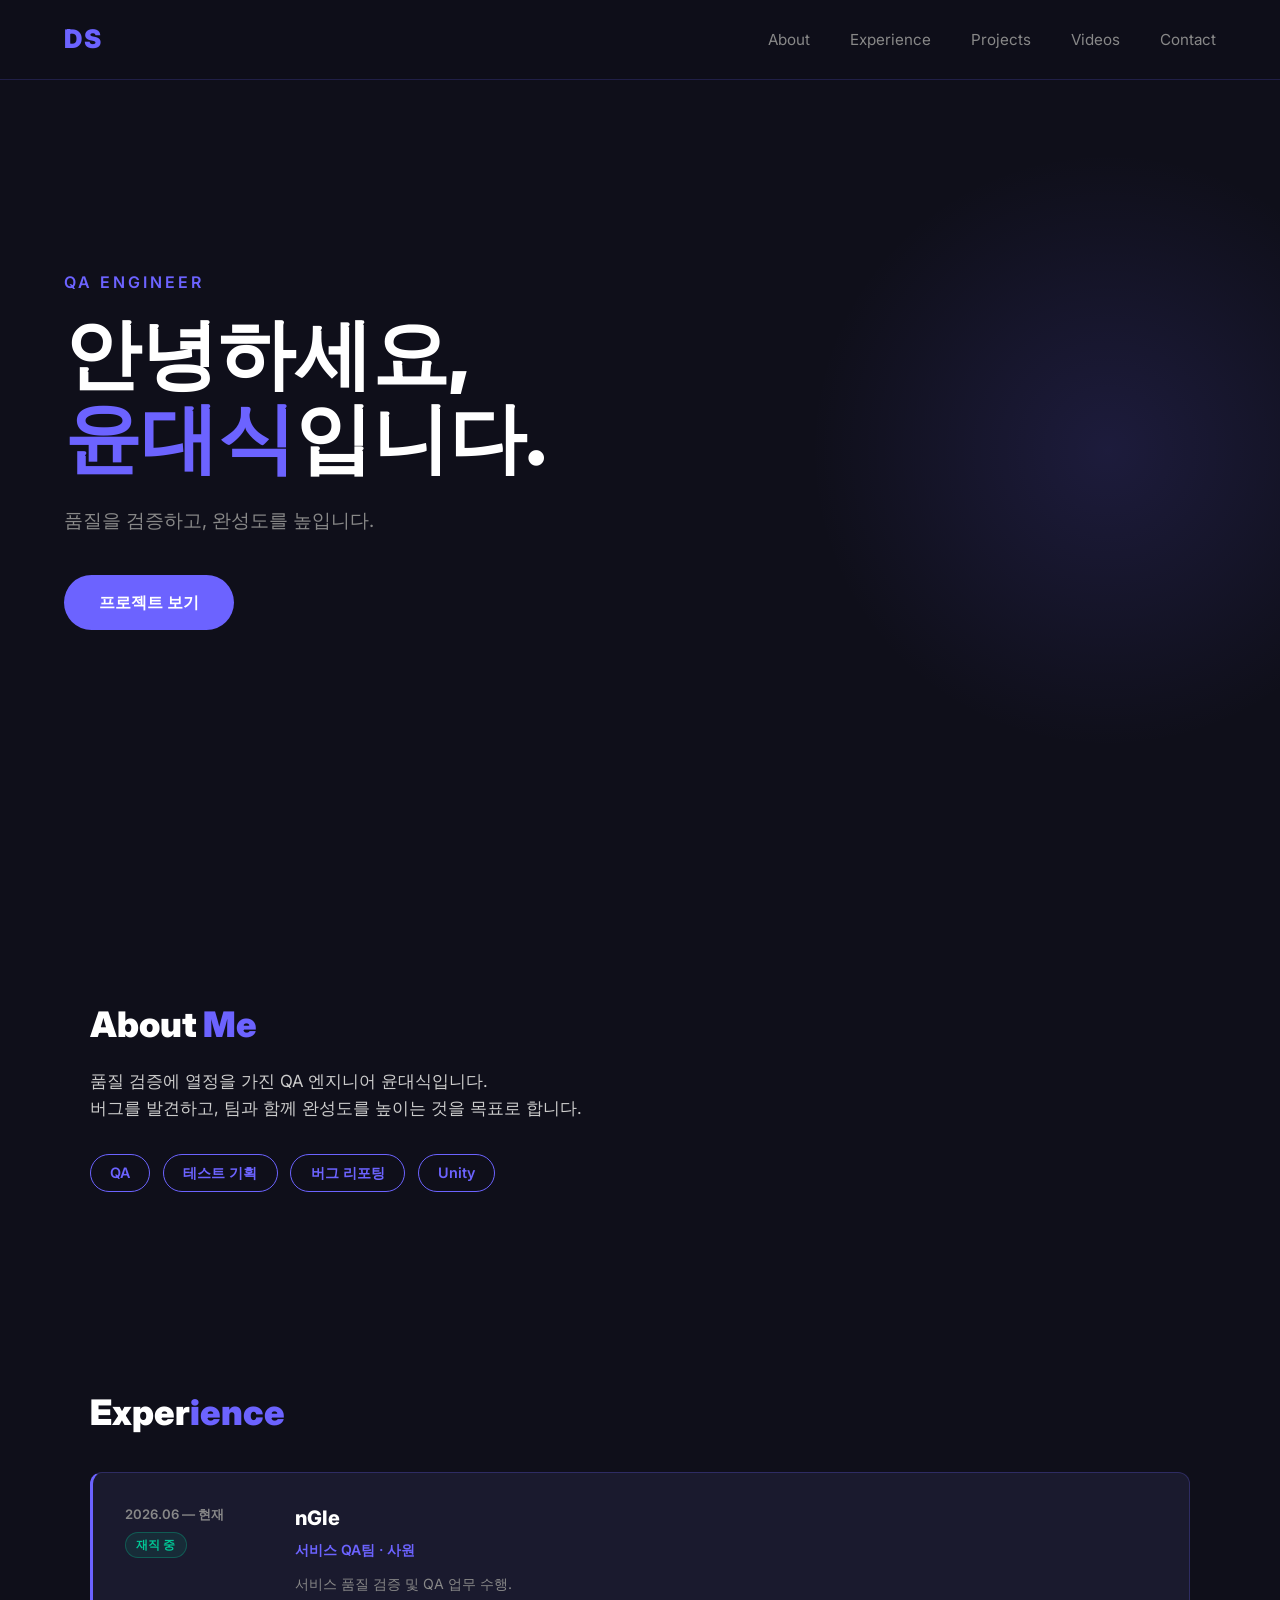
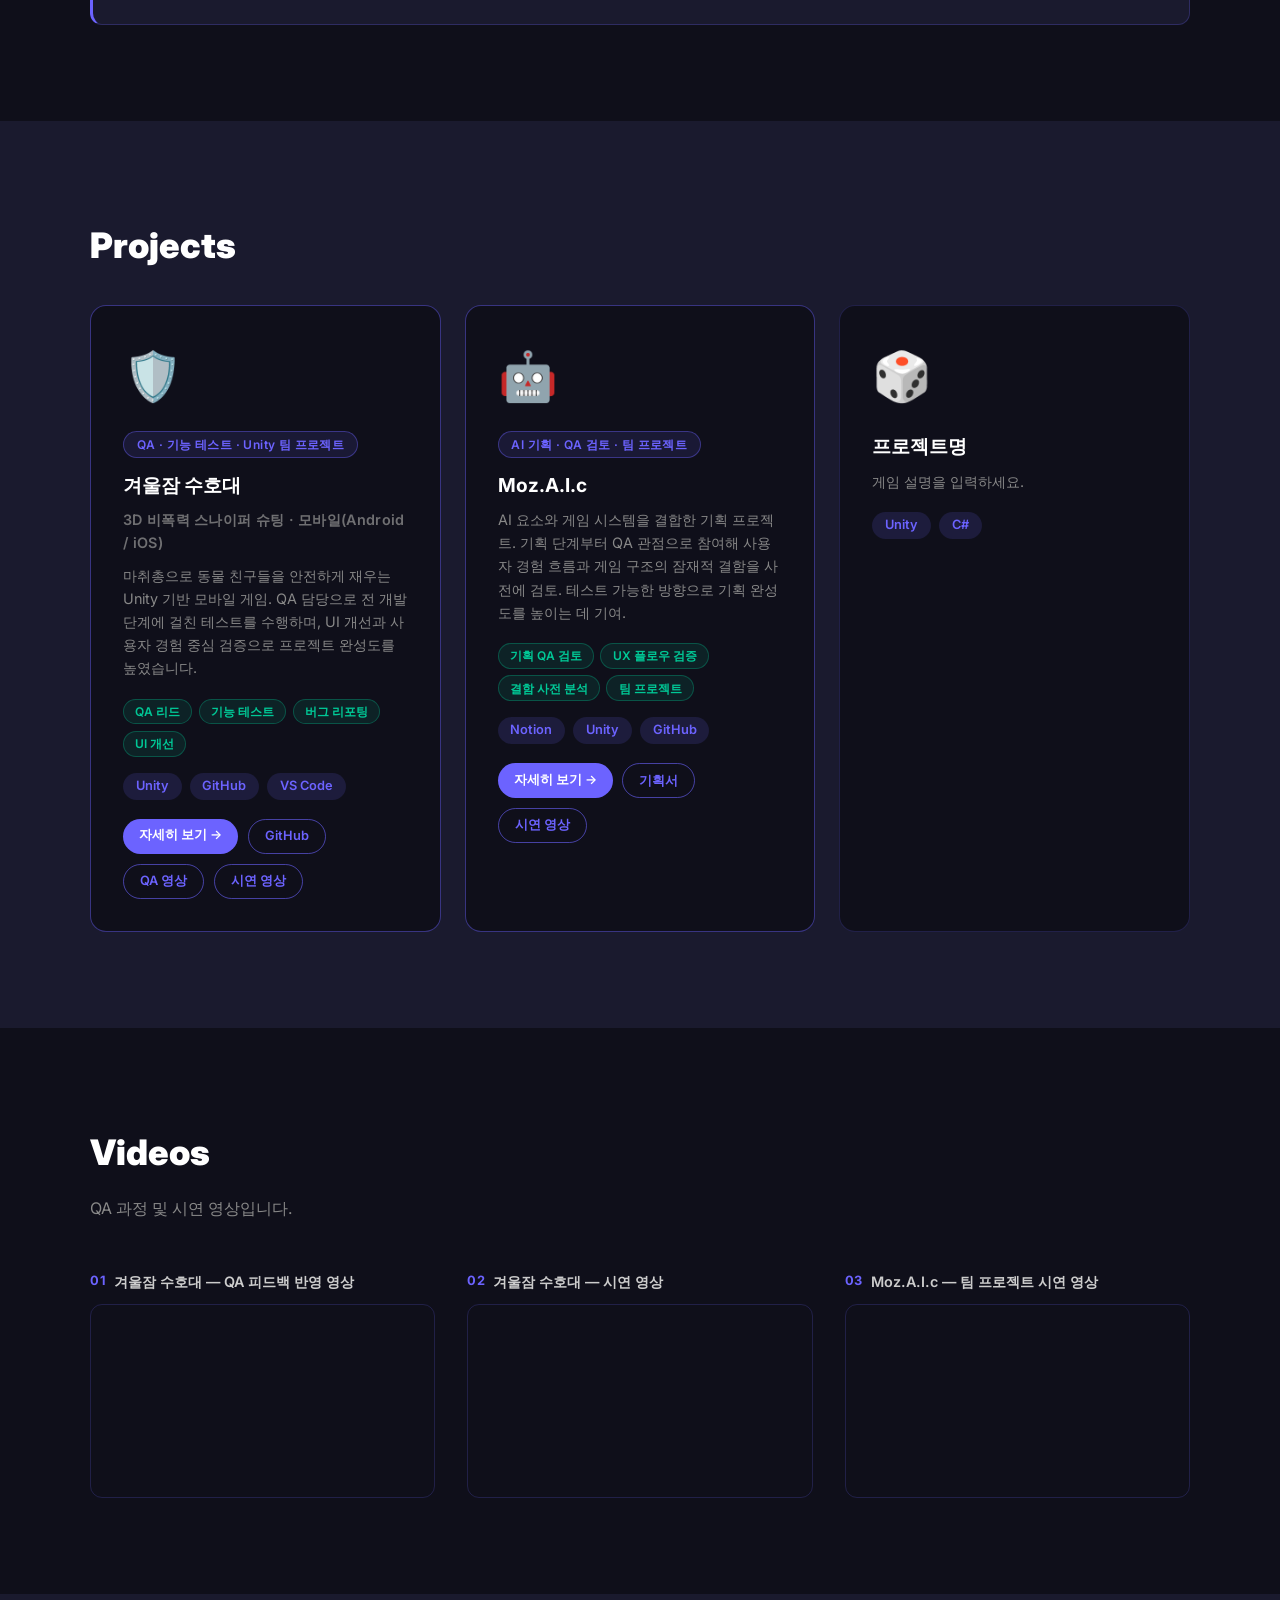
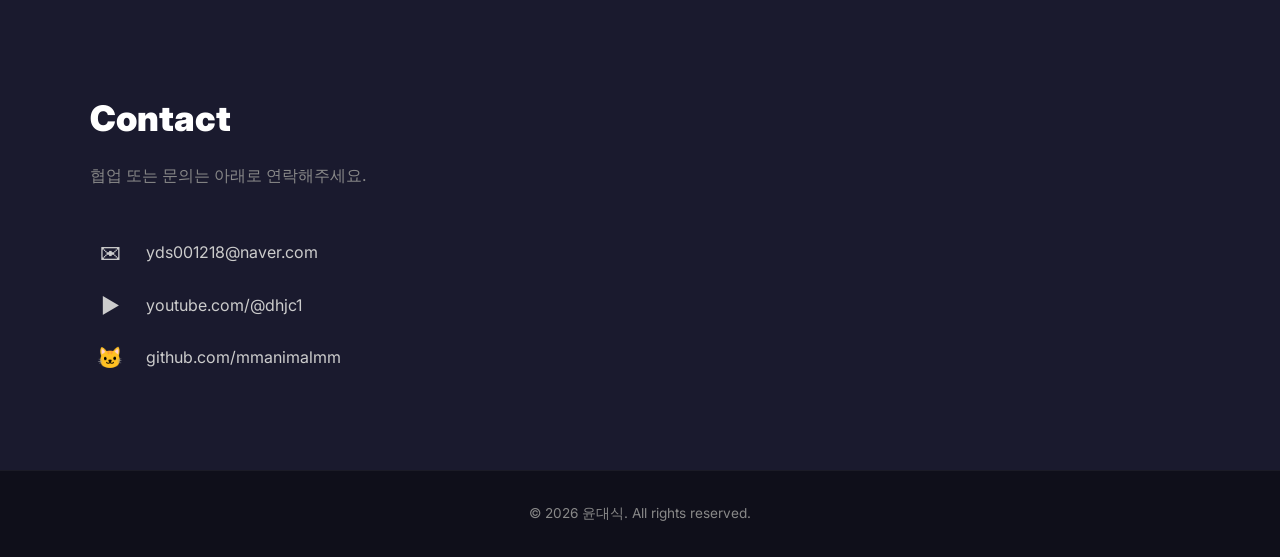
<file: index.html>
<!DOCTYPE html>
<html lang="ko">
<head>
  <meta charset="UTF-8" />
  <meta name="viewport" content="width=device-width, initial-scale=1.0" />
  <title>DS QA Portfolio</title>
  <link rel="stylesheet" href="style.css" />
  <link href="https://fonts.googleapis.com/css2?family=Inter:wght@300;400;600;700;900&display=swap" rel="stylesheet" />
</head>
<body>

  <!-- Navigation -->
  <nav class="navbar">
    <div class="nav-logo">DS</div>
    <ul class="nav-links">
      <li><a href="#about">About</a></li>
      <li><a href="#experience">Experience</a></li>
      <li><a href="#projects">Projects</a></li>
      <li><a href="#videos">Videos</a></li>
      <li><a href="#contact">Contact</a></li>
    </ul>
  </nav>

  <!-- Hero -->
  <section class="hero" id="home">
    <div class="hero-content">
      <p class="hero-sub">QA Engineer</p>
      <h1 class="hero-title">안녕하세요,<br /><span>윤대식</span>입니다.</h1>
      <p class="hero-desc">품질을 검증하고, 완성도를 높입니다.</p>
      <a href="#projects" class="btn-primary">프로젝트 보기</a>
    </div>
    <div class="hero-bg-circle"></div>
  </section>

  <!-- About -->
  <section class="section" id="about">
    <div class="container">
      <h2 class="section-title">About <span>Me</span></h2>
      <div class="about-content">
        <div class="about-text">
          <p>품질 검증에 열정을 가진 QA 엔지니어 윤대식입니다.<br />버그를 발견하고, 팀과 함께 완성도를 높이는 것을 목표로 합니다.</p>
          <div class="skills">
            <span class="skill-tag">QA</span>
            <span class="skill-tag">테스트 기획</span>
            <span class="skill-tag">버그 리포팅</span>
            <span class="skill-tag">Unity</span>
          </div>
        </div>
      </div>
    </div>
  </section>

  <!-- Experience -->
  <section class="section" id="experience">
    <div class="container">
      <h2 class="section-title">Exper<span>ience</span></h2>
      <div class="exp-timeline">
        <div class="exp-card">
          <div class="exp-left">
            <span class="exp-period">2026.06 — 현재</span>
            <span class="exp-status">재직 중</span>
          </div>
          <div class="exp-right">
            <a href="https://www.ngle.co.kr/ko/" target="_blank" class="exp-company-link"><div class="exp-company">nGle</div></a>
            <div class="exp-role">서비스 QA팀 · 사원</div>
            <p class="exp-desc">서비스 품질 검증 및 QA 업무 수행.</p>
          </div>
        </div>
      </div>
    </div>
  </section>

  <!-- Projects -->
  <section class="section section-dark" id="projects">
    <div class="container">
      <h2 class="section-title">Projects</h2>
      <div class="projects-grid">
        <div class="project-card featured">
          <div class="project-thumb">🛡️</div>
          <div class="project-badge">QA · 기능 테스트 · Unity 팀 프로젝트</div>
          <h3>겨울잠 수호대</h3>
          <p class="project-sub">3D 비폭력 스나이퍼 슈팅 · 모바일(Android / iOS)</p>
          <p>마취총으로 동물 친구들을 안전하게 재우는 Unity 기반 모바일 게임. QA 담당으로 전 개발 단계에 걸친 테스트를 수행하며, UI 개선과 사용자 경험 중심 검증으로 프로젝트 완성도를 높였습니다.</p>
          <div class="project-roles">
            <span>QA 리드</span>
            <span>기능 테스트</span>
            <span>버그 리포팅</span>
            <span>UI 개선</span>
          </div>
          <div class="project-tags">
            <span>Unity</span><span>GitHub</span><span>VS Code</span>
          </div>
          <div class="project-links">
            <a href="project-winter.html" class="project-link-btn">자세히 보기 →</a>
            <a href="https://github.com/mmanimalmm" target="_blank" class="project-link-btn outline">GitHub</a>
            <a href="https://www.youtube.com/watch?v=ifnIgA4fo3M" target="_blank" class="project-link-btn outline">QA 영상</a>
            <a href="https://youtu.be/z9wi2pXwdms?si=6feYo9U7dVSse09i" target="_blank" class="project-link-btn outline">시연 영상</a>
          </div>
        </div>
        <div class="project-card featured">
          <div class="project-thumb">🤖</div>
          <div class="project-badge">AI 기획 · QA 검토 · 팀 프로젝트</div>
          <h3>Moz.A.I.c</h3>
          <p>AI 요소와 게임 시스템을 결합한 기획 프로젝트. 기획 단계부터 QA 관점으로 참여해 사용자 경험 흐름과 게임 구조의 잠재적 결함을 사전에 검토. 테스트 가능한 방향으로 기획 완성도를 높이는 데 기여.</p>
          <div class="project-roles">
            <span>기획 QA 검토</span>
            <span>UX 플로우 검증</span>
            <span>결함 사전 분석</span>
            <span>팀 프로젝트</span>
          </div>
          <div class="project-tags">
            <span>Notion</span><span>Unity</span><span>GitHub</span>
          </div>
          <div class="project-links">
            <a href="project-mozaic.html" class="project-link-btn">자세히 보기 →</a>
            <a href="https://app.notion.com/p/2-322a88c5418980729b37ddd77a03cf74" target="_blank" class="project-link-btn outline">기획서</a>
            <a href="https://youtu.be/jmPI6qiN4U0" target="_blank" class="project-link-btn outline">시연 영상</a>
          </div>
        </div>
        <div class="project-card">
          <div class="project-thumb">🎲</div>
          <h3>프로젝트명</h3>
          <p>게임 설명을 입력하세요.</p>
          <div class="project-tags">
            <span>Unity</span><span>C#</span>
          </div>
        </div>
      </div>
    </div>
  </section>

  <!-- Videos -->
  <section class="section" id="videos">
    <div class="container">
      <h2 class="section-title">Videos</h2>
      <p class="section-desc">QA 과정 및 시연 영상입니다.</p>
      <div class="videos-grid">
        <div class="video-card">
          <p class="video-title"><span class="video-num">01</span>겨울잠 수호대 — QA 피드백 반영 영상</p>
          <div class="video-frame">
            <iframe src="https://www.youtube.com/embed/ifnIgA4fo3M" title="QA 피드백 반영 영상" allow="accelerometer; autoplay; clipboard-write; encrypted-media; gyroscope; picture-in-picture" allowfullscreen></iframe>
          </div>
        </div>
        <div class="video-card">
          <p class="video-title"><span class="video-num">02</span>겨울잠 수호대 — 시연 영상</p>
          <div class="video-frame">
            <iframe src="https://www.youtube.com/embed/z9wi2pXwdms" title="겨울잠 수호대 시연 영상" allow="accelerometer; autoplay; clipboard-write; encrypted-media; gyroscope; picture-in-picture" allowfullscreen></iframe>
          </div>
        </div>
        <div class="video-card">
          <p class="video-title"><span class="video-num">03</span>Moz.A.I.c — 팀 프로젝트 시연 영상</p>
          <div class="video-frame">
            <iframe src="https://www.youtube.com/embed/jmPI6qiN4U0" title="Moz.A.I.c 시연 영상" allow="accelerometer; autoplay; clipboard-write; encrypted-media; gyroscope; picture-in-picture" allowfullscreen></iframe>
          </div>
        </div>
      </div>
    </div>
  </section>

  <!-- Contact -->
  <section class="section section-dark" id="contact">
    <div class="container">
      <h2 class="section-title">Contact</h2>
      <p class="section-desc">협업 또는 문의는 아래로 연락해주세요.</p>
      <div class="contact-info">
        <div class="contact-item">
          <span class="contact-icon">✉</span>
          <a href="mailto:yds001218@naver.com">yds001218@naver.com</a>
        </div>
        <div class="contact-item">
          <span class="contact-icon">▶</span>
          <a href="https://youtube.com/@dhjc1?si=Tn1grufmtpKqLzey" target="_blank">youtube.com/@dhjc1</a>
        </div>
        <div class="contact-item">
          <span class="contact-icon">🐱</span>
          <a href="https://github.com/mmanimalmm" target="_blank">github.com/mmanimalmm</a>
        </div>
      </div>
    </div>
  </section>

  <footer class="footer">
    <p>© 2026 윤대식. All rights reserved.</p>
  </footer>

  <script src="script.js"></script>
</body>
</html>
</file>
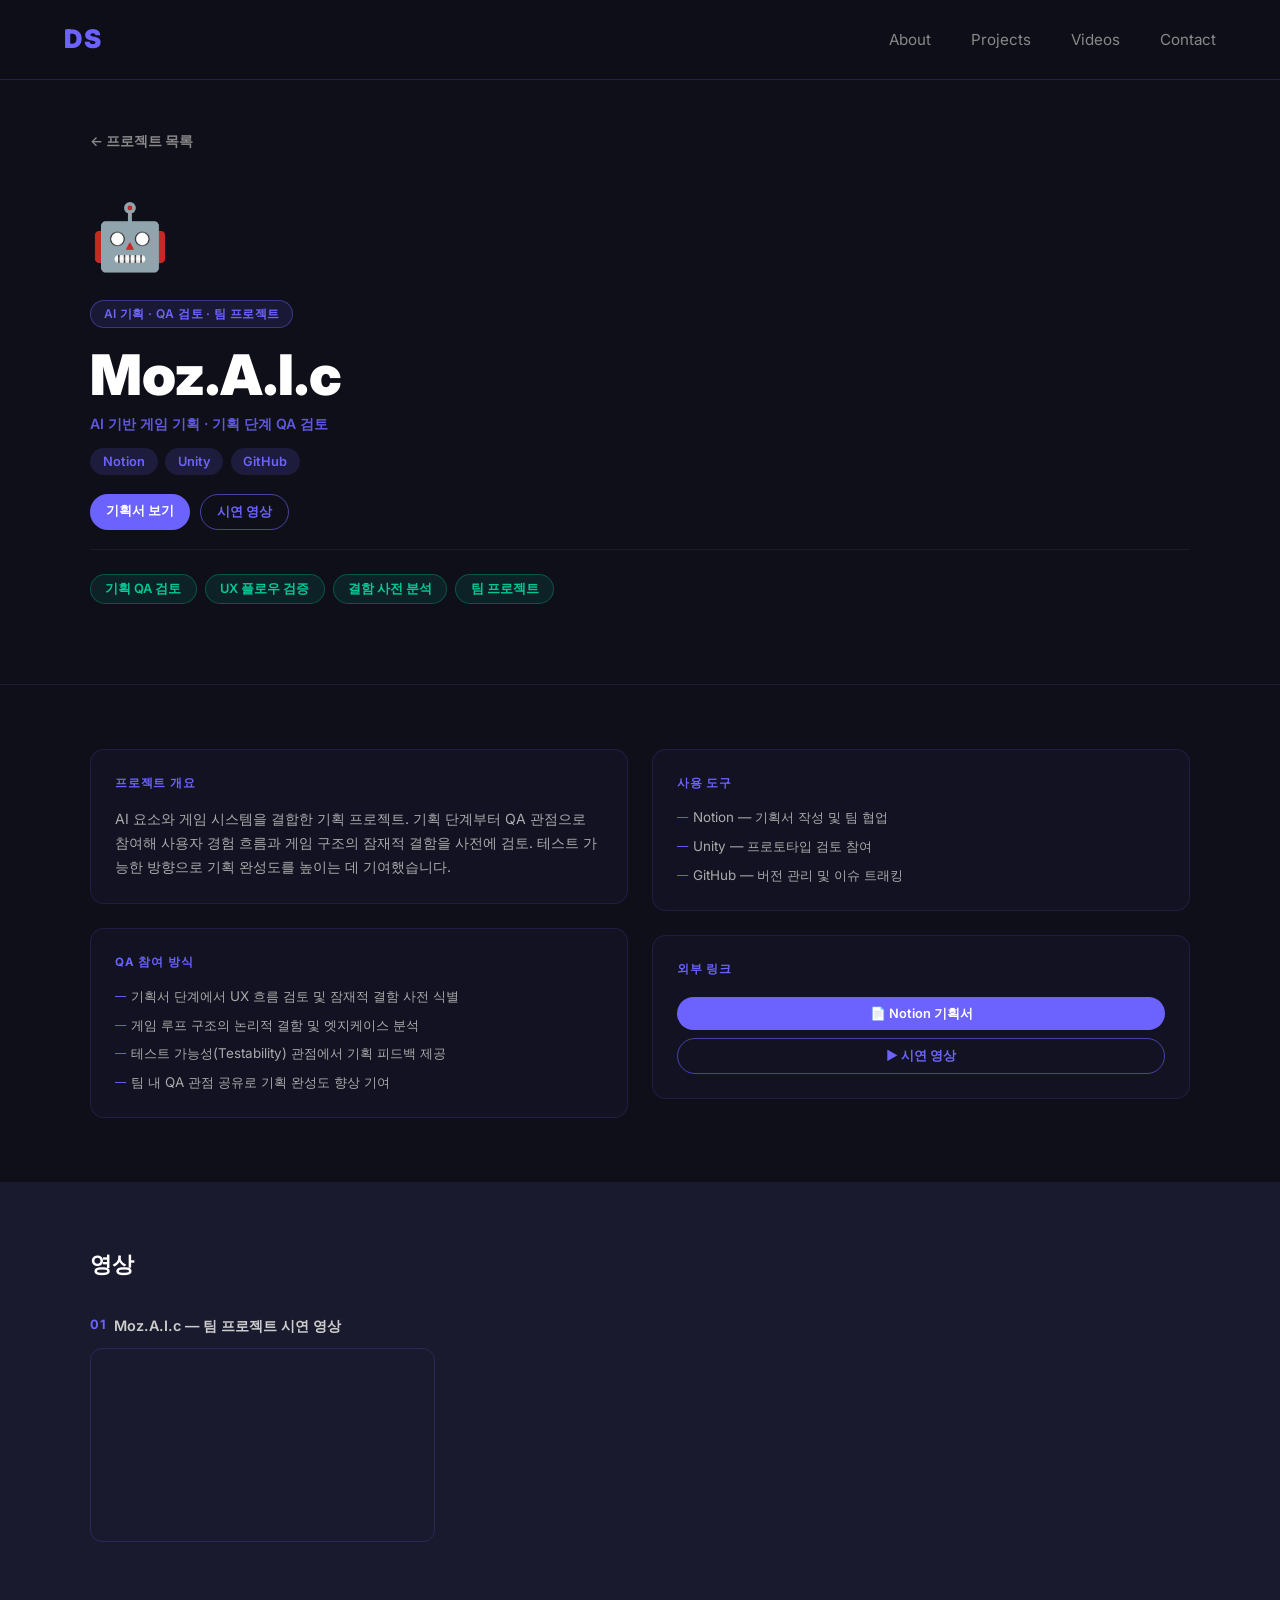
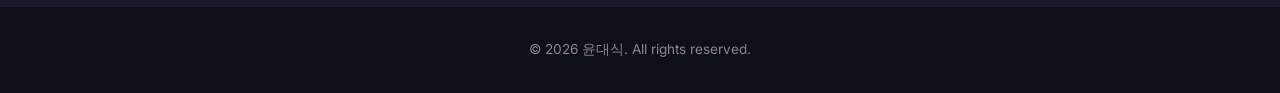
<file: project-mozaic.html>
<!DOCTYPE html>
<html lang="ko">
<head>
  <meta charset="UTF-8" />
  <meta name="viewport" content="width=device-width, initial-scale=1.0" />
  <title>Moz.A.I.c — DS QA Portfolio</title>
  <link rel="stylesheet" href="style.css" />
  <link rel="stylesheet" href="project.css" />
  <link href="https://fonts.googleapis.com/css2?family=Inter:wght@300;400;600;700;900&display=swap" rel="stylesheet" />
</head>
<body>

  <!-- Navigation -->
  <nav class="navbar">
    <a href="index.html" class="nav-logo" style="text-decoration:none;">DS</a>
    <ul class="nav-links">
      <li><a href="index.html#about">About</a></li>
      <li><a href="index.html#projects">Projects</a></li>
      <li><a href="index.html#videos">Videos</a></li>
      <li><a href="index.html#contact">Contact</a></li>
    </ul>
  </nav>

  <!-- Hero -->
  <section class="proj-hero">
    <div class="container">
      <a href="index.html#projects" class="back-btn">← 프로젝트 목록</a>
      <span class="proj-thumb-lg">🤖</span>
      <div class="project-badge">AI 기획 · QA 검토 · 팀 프로젝트</div>
      <h1 class="proj-title">Moz.A.I.c</h1>
      <p class="proj-subtitle">AI 기반 게임 기획 · 기획 단계 QA 검토</p>
      <div class="proj-tags-large">
        <span>Notion</span><span>Unity</span><span>GitHub</span>
      </div>
      <div class="project-links">
        <a href="https://app.notion.com/p/2-322a88c5418980729b37ddd77a03cf74" target="_blank" class="project-link-btn">기획서 보기</a>
        <a href="https://youtu.be/jmPI6qiN4U0" target="_blank" class="project-link-btn outline">시연 영상</a>
      </div>
      <div class="proj-roles-bar">
        <span>기획 QA 검토</span>
        <span>UX 플로우 검증</span>
        <span>결함 사전 분석</span>
        <span>팀 프로젝트</span>
      </div>
    </div>
  </section>

  <!-- Content -->
  <section class="proj-section">
    <div class="container proj-grid">

      <!-- Left -->
      <div class="proj-col">

        <div class="proj-block">
          <h2 class="proj-block-title">프로젝트 개요</h2>
          <p class="proj-block-text">AI 요소와 게임 시스템을 결합한 기획 프로젝트. 기획 단계부터 QA 관점으로 참여해 사용자 경험 흐름과 게임 구조의 잠재적 결함을 사전에 검토. 테스트 가능한 방향으로 기획 완성도를 높이는 데 기여했습니다.</p>
        </div>

        <div class="proj-block">
          <h2 class="proj-block-title">QA 참여 방식</h2>
          <ul class="proj-list">
            <li>기획서 단계에서 UX 흐름 검토 및 잠재적 결함 사전 식별</li>
            <li>게임 루프 구조의 논리적 결함 및 엣지케이스 분석</li>
            <li>테스트 가능성(Testability) 관점에서 기획 피드백 제공</li>
            <li>팀 내 QA 관점 공유로 기획 완성도 향상 기여</li>
          </ul>
        </div>

      </div>

      <!-- Right -->
      <div class="proj-col">

        <div class="proj-block">
          <h2 class="proj-block-title">사용 도구</h2>
          <ul class="proj-list">
            <li>Notion — 기획서 작성 및 팀 협업</li>
            <li>Unity — 프로토타입 검토 참여</li>
            <li>GitHub — 버전 관리 및 이슈 트래킹</li>
          </ul>
        </div>

        <div class="proj-block">
          <h2 class="proj-block-title">외부 링크</h2>
          <div class="project-links" style="flex-direction:column; gap:0.5rem;">
            <a href="https://app.notion.com/p/2-322a88c5418980729b37ddd77a03cf74" target="_blank" class="project-link-btn" style="text-align:center;">📄 Notion 기획서</a>
            <a href="https://youtu.be/jmPI6qiN4U0" target="_blank" class="project-link-btn outline" style="text-align:center;">▶ 시연 영상</a>
          </div>
        </div>

      </div>
    </div>
  </section>

  <!-- Video -->
  <section class="proj-section proj-section-dark">
    <div class="container">
      <h2 class="proj-section-heading">영상</h2>
      <div class="videos-grid">
        <div class="video-card">
          <p class="video-title"><span class="video-num">01</span>Moz.A.I.c — 팀 프로젝트 시연 영상</p>
          <div class="video-frame">
            <iframe src="https://www.youtube.com/embed/jmPI6qiN4U0" title="Moz.A.I.c 시연 영상" allow="accelerometer; autoplay; clipboard-write; encrypted-media; gyroscope; picture-in-picture" allowfullscreen></iframe>
          </div>
        </div>
      </div>
    </div>
  </section>

  <footer class="footer">
    <p>© 2026 윤대식. All rights reserved.</p>
  </footer>

  <script src="script.js"></script>
</body>
</html>
</file>
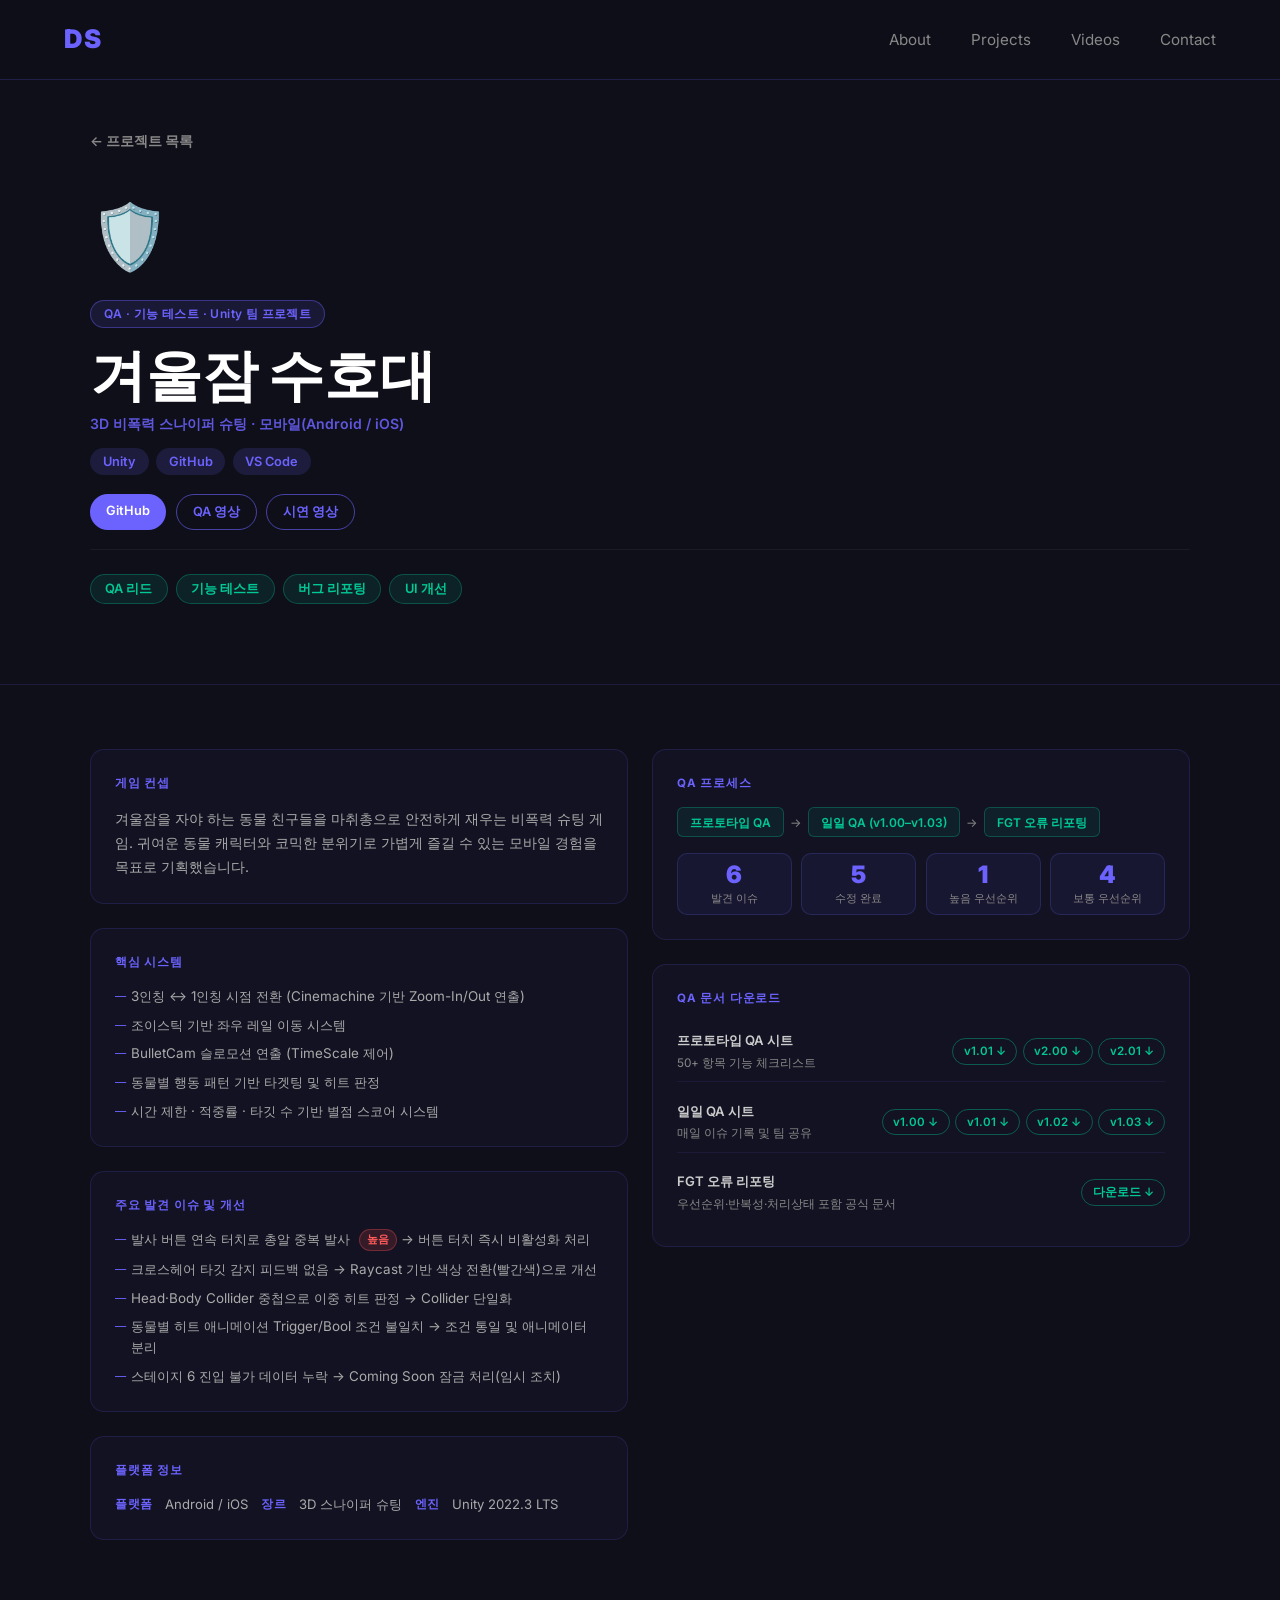
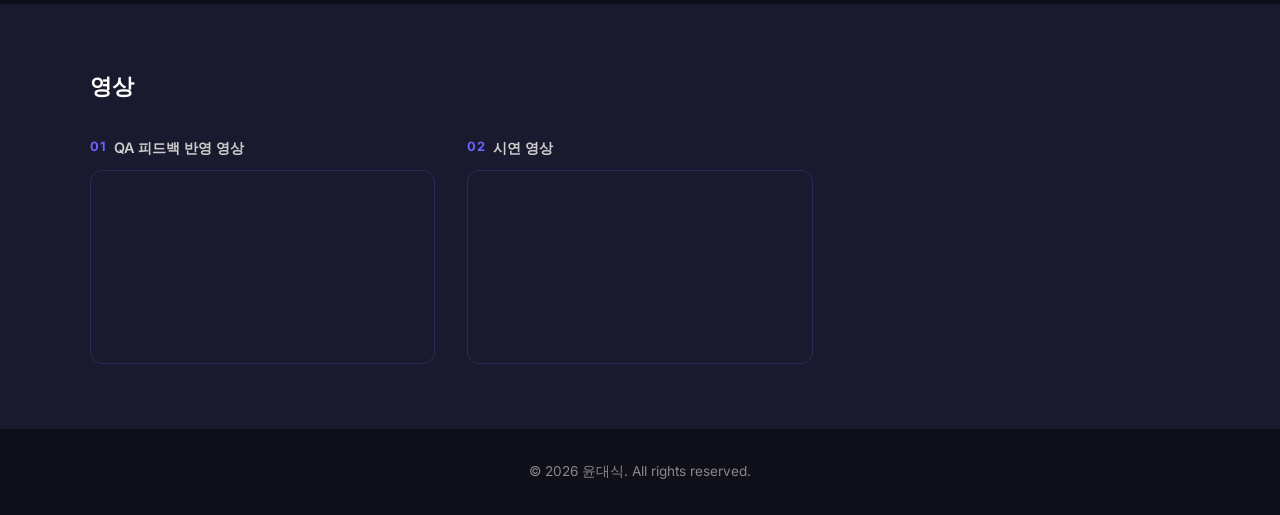
<file: project-winter.html>
<!DOCTYPE html>
<html lang="ko">
<head>
  <meta charset="UTF-8" />
  <meta name="viewport" content="width=device-width, initial-scale=1.0" />
  <title>겨울잠 수호대 — DS QA Portfolio</title>
  <link rel="stylesheet" href="style.css" />
  <link rel="stylesheet" href="project.css" />
  <link href="https://fonts.googleapis.com/css2?family=Inter:wght@300;400;600;700;900&display=swap" rel="stylesheet" />
</head>
<body>

  <!-- Navigation -->
  <nav class="navbar">
    <a href="index.html" class="nav-logo" style="text-decoration:none;">DS</a>
    <ul class="nav-links">
      <li><a href="index.html#about">About</a></li>
      <li><a href="index.html#projects">Projects</a></li>
      <li><a href="index.html#videos">Videos</a></li>
      <li><a href="index.html#contact">Contact</a></li>
    </ul>
  </nav>

  <!-- Hero -->
  <section class="proj-hero">
    <div class="container">
      <a href="index.html#projects" class="back-btn">← 프로젝트 목록</a>
      <span class="proj-thumb-lg">🛡️</span>
      <div class="project-badge">QA · 기능 테스트 · Unity 팀 프로젝트</div>
      <h1 class="proj-title">겨울잠 수호대</h1>
      <p class="proj-subtitle">3D 비폭력 스나이퍼 슈팅 · 모바일(Android / iOS)</p>
      <div class="proj-tags-large">
        <span>Unity</span><span>GitHub</span><span>VS Code</span>
      </div>
      <div class="project-links">
        <a href="https://github.com/mmanimalmm" target="_blank" class="project-link-btn">GitHub</a>
        <a href="https://www.youtube.com/watch?v=ifnIgA4fo3M" target="_blank" class="project-link-btn outline">QA 영상</a>
        <a href="https://youtu.be/z9wi2pXwdms?si=6feYo9U7dVSse09i" target="_blank" class="project-link-btn outline">시연 영상</a>
      </div>
      <div class="proj-roles-bar">
        <span>QA 리드</span>
        <span>기능 테스트</span>
        <span>버그 리포팅</span>
        <span>UI 개선</span>
      </div>
    </div>
  </section>

  <!-- Content -->
  <section class="proj-section">
    <div class="container proj-grid">

      <!-- Left -->
      <div class="proj-col">

        <div class="proj-block">
          <h2 class="proj-block-title">게임 컨셉</h2>
          <p class="proj-block-text">겨울잠을 자야 하는 동물 친구들을 마취총으로 안전하게 재우는 비폭력 슈팅 게임. 귀여운 동물 캐릭터와 코믹한 분위기로 가볍게 즐길 수 있는 모바일 경험을 목표로 기획했습니다.</p>
        </div>

        <div class="proj-block">
          <h2 class="proj-block-title">핵심 시스템</h2>
          <ul class="proj-list">
            <li>3인칭 ↔ 1인칭 시점 전환 (Cinemachine 기반 Zoom-In/Out 연출)</li>
            <li>조이스틱 기반 좌우 레일 이동 시스템</li>
            <li>BulletCam 슬로모션 연출 (TimeScale 제어)</li>
            <li>동물별 행동 패턴 기반 타겟팅 및 히트 판정</li>
            <li>시간 제한 · 적중률 · 타깃 수 기반 별점 스코어 시스템</li>
          </ul>
        </div>

        <div class="proj-block">
          <h2 class="proj-block-title">주요 발견 이슈 및 개선</h2>
          <ul class="proj-list">
            <li>발사 버튼 연속 터치로 총알 중복 발사 <span class="issue-badge high">높음</span> → 버튼 터치 즉시 비활성화 처리</li>
            <li>크로스헤어 타깃 감지 피드백 없음 → Raycast 기반 색상 전환(빨간색)으로 개선</li>
            <li>Head·Body Collider 중첩으로 이중 히트 판정 → Collider 단일화</li>
            <li>동물별 히트 애니메이션 Trigger/Bool 조건 불일치 → 조건 통일 및 애니메이터 분리</li>
            <li>스테이지 6 진입 불가 데이터 누락 → Coming Soon 잠금 처리(임시 조치)</li>
          </ul>
        </div>

        <div class="proj-block">
          <h2 class="proj-block-title">플랫폼 정보</h2>
          <div class="platform-info">
            <span class="platform-label">플랫폼</span>
            <span>Android / iOS</span>
            <span class="platform-label">장르</span>
            <span>3D 스나이퍼 슈팅</span>
            <span class="platform-label">엔진</span>
            <span>Unity 2022.3 LTS</span>
          </div>
        </div>

      </div>

      <!-- Right -->
      <div class="proj-col">

        <div class="proj-block">
          <h2 class="proj-block-title">QA 프로세스</h2>
          <div class="qa-phases">
            <span class="qa-phase">프로토타입 QA</span>
            <span class="qa-phase-arrow">→</span>
            <span class="qa-phase">일일 QA (v1.00–v1.03)</span>
            <span class="qa-phase-arrow">→</span>
            <span class="qa-phase">FGT 오류 리포팅</span>
          </div>
          <div class="qa-stats">
            <div class="qa-stat">
              <span class="qa-stat-num">6</span>
              <span class="qa-stat-label">발견 이슈</span>
            </div>
            <div class="qa-stat">
              <span class="qa-stat-num">5</span>
              <span class="qa-stat-label">수정 완료</span>
            </div>
            <div class="qa-stat">
              <span class="qa-stat-num">1</span>
              <span class="qa-stat-label">높음 우선순위</span>
            </div>
            <div class="qa-stat">
              <span class="qa-stat-num">4</span>
              <span class="qa-stat-label">보통 우선순위</span>
            </div>
          </div>
        </div>

        <div class="proj-block">
          <h2 class="proj-block-title">QA 문서 다운로드</h2>
          <div class="qa-docs">
            <div class="qa-doc-row">
              <div class="qa-doc-info">
                <span class="qa-doc-name">프로토타입 QA 시트</span>
                <span class="qa-doc-desc">50+ 항목 기능 체크리스트</span>
              </div>
              <div class="qa-doc-btns">
                <a href="QA/프로토타입QA/20260126_겨울잠_수호대_프로토타입_QA_시트_꿀잠대_v1.01 (1).xlsx" download class="doc-download-btn">v1.01 ↓</a>
                <a href="QA/프로토타입QA/20260126_겨울잠_수호대_프로토타입_QA_시트_꿀잠대_v2.00.xlsx" download class="doc-download-btn">v2.00 ↓</a>
                <a href="QA/프로토타입QA/20260126_겨울잠_수호대_프로토타입_QA_시트_꿀잠대_v2.01.xlsx" download class="doc-download-btn">v2.01 ↓</a>
              </div>
            </div>
            <div class="qa-doc-row">
              <div class="qa-doc-info">
                <span class="qa-doc-name">일일 QA 시트</span>
                <span class="qa-doc-desc">매일 이슈 기록 및 팀 공유</span>
              </div>
              <div class="qa-doc-btns">
                <a href="QA/일일QA시트/20260203_겨울잠_수호대_일일_QA_시트_꿀잠대_v1.00.xlsx" download class="doc-download-btn">v1.00 ↓</a>
                <a href="QA/일일QA시트/20260203_겨울잠_수호대_일일_QA_시트_꿀잠대_v1.01.xlsx" download class="doc-download-btn">v1.01 ↓</a>
                <a href="QA/일일QA시트/20260203_겨울잠_수호대_일일_QA_시트_꿀잠대_v1.02.xlsx" download class="doc-download-btn">v1.02 ↓</a>
                <a href="QA/일일QA시트/20260203_겨울잠_수호대_일일_QA_시트_꿀잠대_v1.03.xlsx" download class="doc-download-btn">v1.03 ↓</a>
              </div>
            </div>
            <div class="qa-doc-row">
              <div class="qa-doc-info">
                <span class="qa-doc-name">FGT 오류 리포팅</span>
                <span class="qa-doc-desc">우선순위·반복성·처리상태 포함 공식 문서</span>
              </div>
              <div class="qa-doc-btns">
                <a href="QA/프로토타입QA/20260206_겨울잠_수호대_오류_리포팅_꿀잠대.docx" download class="doc-download-btn">다운로드 ↓</a>
              </div>
            </div>
          </div>
        </div>

      </div>
    </div>
  </section>

  <!-- Videos -->
  <section class="proj-section proj-section-dark">
    <div class="container">
      <h2 class="proj-section-heading">영상</h2>
      <div class="videos-grid">
        <div class="video-card">
          <p class="video-title"><span class="video-num">01</span>QA 피드백 반영 영상</p>
          <div class="video-frame">
            <iframe src="https://www.youtube.com/embed/ifnIgA4fo3M" title="QA 피드백 반영 영상" allow="accelerometer; autoplay; clipboard-write; encrypted-media; gyroscope; picture-in-picture" allowfullscreen></iframe>
          </div>
        </div>
        <div class="video-card">
          <p class="video-title"><span class="video-num">02</span>시연 영상</p>
          <div class="video-frame">
            <iframe src="https://www.youtube.com/embed/z9wi2pXwdms" title="겨울잠 수호대 시연 영상" allow="accelerometer; autoplay; clipboard-write; encrypted-media; gyroscope; picture-in-picture" allowfullscreen></iframe>
          </div>
        </div>
      </div>
    </div>
  </section>

  <footer class="footer">
    <p>© 2026 윤대식. All rights reserved.</p>
  </footer>

  <script src="script.js"></script>
</body>
</html>
</file>
<file: style.css>
* {
  margin: 0;
  padding: 0;
  box-sizing: border-box;
}

:root {
  --primary: #6c63ff;
  --dark: #0f0f1a;
  --dark2: #1a1a2e;
  --light: #f8f9fa;
  --gray: #888;
  --white: #fff;
}

html {
  scroll-behavior: smooth;
}

body {
  font-family: 'Inter', sans-serif;
  background: var(--dark);
  color: var(--white);
  line-height: 1.6;
}

/* Navbar */
.navbar {
  position: fixed;
  top: 0;
  width: 100%;
  display: flex;
  justify-content: space-between;
  align-items: center;
  padding: 1.2rem 5%;
  background: rgba(15, 15, 26, 0.9);
  backdrop-filter: blur(10px);
  z-index: 1000;
  border-bottom: 1px solid rgba(108, 99, 255, 0.2);
}

.nav-logo {
  font-size: 1.6rem;
  font-weight: 900;
  color: var(--primary);
  letter-spacing: 2px;
}

.nav-links {
  list-style: none;
  display: flex;
  gap: 2.5rem;
}

.nav-links a {
  text-decoration: none;
  color: var(--gray);
  font-size: 0.95rem;
  transition: color 0.3s;
}

.nav-links a:hover {
  color: var(--primary);
}

/* Hero */
.hero {
  min-height: 100vh;
  display: flex;
  align-items: center;
  padding: 0 5%;
  position: relative;
  overflow: hidden;
  background: var(--dark);
}

.hero-content {
  position: relative;
  z-index: 1;
}

.hero-sub {
  color: var(--primary);
  font-size: 1rem;
  font-weight: 600;
  letter-spacing: 3px;
  text-transform: uppercase;
  margin-bottom: 1rem;
}

.hero-title {
  font-size: clamp(2.5rem, 6vw, 5rem);
  font-weight: 900;
  line-height: 1.1;
  margin-bottom: 1.5rem;
}

.hero-title span {
  color: var(--primary);
}

.hero-desc {
  font-size: 1.2rem;
  color: var(--gray);
  margin-bottom: 2.5rem;
}

.btn-primary {
  display: inline-block;
  padding: 0.9rem 2.2rem;
  background: var(--primary);
  color: var(--white);
  text-decoration: none;
  border-radius: 50px;
  font-weight: 600;
  transition: transform 0.3s, box-shadow 0.3s;
}

.btn-primary:hover {
  transform: translateY(-3px);
  box-shadow: 0 10px 30px rgba(108, 99, 255, 0.4);
}

.hero-bg-circle {
  position: absolute;
  right: -10%;
  top: 50%;
  transform: translateY(-50%);
  width: 600px;
  height: 600px;
  border-radius: 50%;
  background: radial-gradient(circle, rgba(108, 99, 255, 0.15) 0%, transparent 70%);
}

/* Sections */
.section {
  padding: 6rem 5%;
}

.section-dark {
  background: var(--dark2);
}

.container {
  max-width: 1100px;
  margin: 0 auto;
}

.section-title {
  font-size: 2.2rem;
  font-weight: 900;
  margin-bottom: 1rem;
}

.section-title span {
  color: var(--primary);
}

.section-desc {
  color: var(--gray);
  margin-bottom: 3rem;
}

/* About */
.about-text p {
  color: #ccc;
  font-size: 1.05rem;
  margin-bottom: 2rem;
  max-width: 600px;
}

.skills {
  display: flex;
  flex-wrap: wrap;
  gap: 0.8rem;
}

.skill-tag {
  padding: 0.4rem 1.2rem;
  border: 1px solid var(--primary);
  border-radius: 50px;
  color: var(--primary);
  font-size: 0.9rem;
  font-weight: 600;
}

/* Experience */
.exp-timeline {
  margin-top: 2rem;
  display: flex;
  flex-direction: column;
  gap: 1.2rem;
}

.exp-card {
  display: flex;
  gap: 2.5rem;
  padding: 1.8rem 2rem;
  background: var(--dark2);
  border: 1px solid rgba(108, 99, 255, 0.25);
  border-left: 3px solid var(--primary);
  border-radius: 12px;
  transition: border-color 0.3s;
}

.exp-card:hover {
  border-color: var(--primary);
  border-left-color: var(--primary);
}

.exp-left {
  min-width: 130px;
  display: flex;
  flex-direction: column;
  gap: 0.4rem;
  padding-top: 0.15rem;
}

.exp-period {
  font-size: 0.82rem;
  color: var(--gray);
  font-weight: 600;
  white-space: nowrap;
}

.exp-status {
  display: inline-block;
  padding: 0.18rem 0.65rem;
  background: rgba(0, 200, 150, 0.1);
  border: 1px solid rgba(0, 200, 150, 0.3);
  color: #00c896;
  border-radius: 50px;
  font-size: 0.72rem;
  font-weight: 700;
  width: fit-content;
}

.exp-right {
  display: flex;
  flex-direction: column;
  gap: 0.3rem;
}

.exp-company-link {
  text-decoration: none;
  width: fit-content;
}

.exp-company-link:hover .exp-company {
  color: var(--primary);
}

.exp-company {
  font-size: 1.25rem;
  font-weight: 800;
  color: var(--white);
  transition: color 0.25s;
}

.exp-role {
  font-size: 0.88rem;
  color: var(--primary);
  font-weight: 600;
}

.exp-desc {
  font-size: 0.88rem;
  color: var(--gray);
  margin-top: 0.4rem;
  line-height: 1.6;
}

@media (max-width: 600px) {
  .exp-card {
    flex-direction: column;
    gap: 0.8rem;
  }
}

/* Projects */
.projects-grid {
  display: grid;
  grid-template-columns: repeat(auto-fill, minmax(300px, 1fr));
  gap: 1.5rem;
  margin-top: 2rem;
}

.project-card {
  background: var(--dark);
  border: 1px solid rgba(108, 99, 255, 0.2);
  border-radius: 16px;
  padding: 2rem;
  transition: transform 0.3s, border-color 0.3s;
}

.project-card:hover {
  transform: translateY(-6px);
  border-color: var(--primary);
}

.project-thumb {
  font-size: 3rem;
  margin-bottom: 1rem;
}

.project-card h3 {
  font-size: 1.2rem;
  font-weight: 700;
  margin-bottom: 0.5rem;
}

.project-card p {
  color: var(--gray);
  font-size: 0.9rem;
  margin-bottom: 1.2rem;
}

.project-tags {
  display: flex;
  gap: 0.5rem;
}

.project-tags span {
  background: rgba(108, 99, 255, 0.15);
  color: var(--primary);
  padding: 0.2rem 0.8rem;
  border-radius: 50px;
  font-size: 0.8rem;
  font-weight: 600;
}

/* Project badge & roles & links */
.project-badge {
  display: inline-block;
  background: rgba(108, 99, 255, 0.12);
  border: 1px solid rgba(108, 99, 255, 0.4);
  color: var(--primary);
  font-size: 0.75rem;
  font-weight: 600;
  padding: 0.2rem 0.8rem;
  border-radius: 50px;
  margin-bottom: 0.7rem;
  letter-spacing: 0.4px;
}

.project-roles {
  display: flex;
  flex-wrap: wrap;
  gap: 0.4rem;
  margin-bottom: 1rem;
}

.project-roles span {
  background: rgba(0, 200, 150, 0.1);
  color: #00c896;
  border: 1px solid rgba(0, 200, 150, 0.3);
  padding: 0.15rem 0.7rem;
  border-radius: 50px;
  font-size: 0.75rem;
  font-weight: 600;
}

.project-links {
  display: flex;
  flex-wrap: wrap;
  gap: 0.6rem;
  margin-top: 1.2rem;
}

.project-link-btn {
  display: inline-block;
  padding: 0.4rem 1rem;
  background: var(--primary);
  color: var(--white);
  text-decoration: none;
  border-radius: 50px;
  font-size: 0.8rem;
  font-weight: 600;
  transition: transform 0.2s, box-shadow 0.2s;
}

.project-link-btn:hover {
  transform: translateY(-2px);
  box-shadow: 0 6px 20px rgba(108, 99, 255, 0.35);
}

.project-link-btn.outline {
  background: transparent;
  border: 1px solid rgba(108, 99, 255, 0.6);
  color: var(--primary);
}

.project-link-btn.outline:hover {
  background: rgba(108, 99, 255, 0.1);
  box-shadow: none;
}

.project-card.featured {
  border-color: rgba(108, 99, 255, 0.45);
}

/* Videos */
.videos-grid {
  display: grid;
  grid-template-columns: repeat(auto-fill, minmax(300px, 1fr));
  gap: 2rem;
  margin-top: 2rem;
}

.video-card {
  display: flex;
  flex-direction: column;
  gap: 0.7rem;
}

.video-title {
  font-size: 0.9rem;
  font-weight: 600;
  color: #ccc;
  display: flex;
  align-items: center;
  gap: 0.5rem;
}

.video-num {
  color: var(--primary);
  font-size: 0.8rem;
  font-weight: 700;
  letter-spacing: 0.5px;
}

.video-frame {
  aspect-ratio: 16/9;
  border-radius: 12px;
  overflow: hidden;
  border: 1px solid rgba(108, 99, 255, 0.2);
}

.video-frame iframe {
  width: 100%;
  height: 100%;
  border: none;
}

/* Contact */
.contact-info {
  display: flex;
  flex-direction: column;
  gap: 1.2rem;
  margin-top: 2rem;
}

.contact-item {
  display: flex;
  align-items: center;
  gap: 1rem;
  font-size: 1rem;
  color: #ccc;
}

.contact-icon {
  font-size: 1.3rem;
  width: 40px;
  text-align: center;
}

.contact-item a {
  color: #ccc;
  text-decoration: none;
  transition: color 0.3s;
}

.contact-item a:hover {
  color: var(--primary);
}

/* Footer */
.footer {
  text-align: center;
  padding: 2rem;
  color: var(--gray);
  font-size: 0.85rem;
  border-top: 1px solid rgba(255,255,255,0.05);
}

/* Project subtitle */
.project-sub {
  color: var(--primary);
  font-size: 0.78rem;
  font-weight: 600;
  letter-spacing: 0.3px;
  margin-bottom: 0.6rem !important;
  opacity: 0.8;
}

/* Detail toggle button */
.detail-toggle {
  display: inline-block;
  background: transparent;
  border: 1px solid rgba(108, 99, 255, 0.35);
  color: var(--primary);
  padding: 0.35rem 1rem;
  border-radius: 50px;
  font-size: 0.78rem;
  font-weight: 600;
  cursor: pointer;
  transition: background 0.2s, border-color 0.2s;
  font-family: 'Inter', sans-serif;
  margin-top: 0.8rem;
}

.detail-toggle:hover {
  background: rgba(108, 99, 255, 0.1);
  border-color: var(--primary);
}

/* Detail expandable panel */
.project-detail {
  max-height: 0;
  overflow: hidden;
  transition: max-height 0.45s ease;
}

.project-detail.open {
  max-height: 2500px;
}

.detail-divider {
  height: 1px;
  background: rgba(108, 99, 255, 0.2);
  margin: 1.2rem 0;
}

.detail-section {
  margin-bottom: 1.1rem;
}

.detail-heading {
  font-size: 0.72rem;
  font-weight: 700;
  color: var(--primary);
  letter-spacing: 0.8px;
  text-transform: uppercase;
  margin-bottom: 0.55rem;
}

.detail-text {
  color: #aaa;
  font-size: 0.84rem;
  line-height: 1.65;
}

.system-list {
  list-style: none;
  display: flex;
  flex-direction: column;
  gap: 0.35rem;
}

.system-list li {
  color: #aaa;
  font-size: 0.82rem;
  line-height: 1.5;
  padding-left: 1rem;
  position: relative;
}

.system-list li::before {
  content: '—';
  position: absolute;
  left: 0;
  color: var(--primary);
  font-size: 0.7rem;
  top: 2px;
}

.platform-info {
  display: flex;
  align-items: center;
  flex-wrap: wrap;
  gap: 0.4rem 0.8rem;
  font-size: 0.82rem;
  color: #aaa;
}

.platform-label {
  color: var(--primary);
  font-weight: 700;
  font-size: 0.72rem;
  letter-spacing: 0.5px;
  text-transform: uppercase;
}

/* QA process phases */
.qa-phases {
  display: flex;
  align-items: center;
  flex-wrap: wrap;
  gap: 0.4rem;
  margin-top: 0.5rem;
  margin-bottom: 1rem;
}

.qa-phase {
  background: rgba(0, 200, 150, 0.08);
  border: 1px solid rgba(0, 200, 150, 0.28);
  color: #00c896;
  font-size: 0.75rem;
  font-weight: 600;
  padding: 0.28rem 0.75rem;
  border-radius: 6px;
}

.qa-phase-arrow {
  color: var(--gray);
  font-size: 0.75rem;
}

/* QA stats grid */
.qa-stats {
  display: flex;
  gap: 0.6rem;
  flex-wrap: wrap;
}

.qa-stat {
  flex: 1;
  min-width: 60px;
  text-align: center;
  background: rgba(108, 99, 255, 0.07);
  border: 1px solid rgba(108, 99, 255, 0.2);
  border-radius: 10px;
  padding: 0.55rem 0.5rem;
}

.qa-stat-num {
  display: block;
  font-size: 1.5rem;
  font-weight: 900;
  color: var(--primary);
  line-height: 1;
}

.qa-stat-label {
  display: block;
  font-size: 0.68rem;
  color: var(--gray);
  margin-top: 0.3rem;
  line-height: 1.2;
}

/* QA 문서 다운로드 */
.qa-docs {
  display: flex;
  flex-direction: column;
  gap: 0.6rem;
  margin-top: 0.3rem;
}

.qa-doc-row {
  display: flex;
  align-items: center;
  justify-content: space-between;
  gap: 1rem;
  padding: 0.55rem 0;
  border-bottom: 1px solid rgba(108, 99, 255, 0.1);
}

.qa-doc-row:last-child {
  border-bottom: none;
}

.qa-doc-info {
  display: flex;
  flex-direction: column;
  gap: 0.15rem;
  flex: 1;
}

.qa-doc-name {
  color: #ccc;
  font-size: 0.82rem;
  font-weight: 600;
}

.qa-doc-desc {
  color: var(--gray);
  font-size: 0.74rem;
}

.qa-doc-btns {
  display: flex;
  flex-wrap: wrap;
  gap: 0.35rem;
  flex-shrink: 0;
}

.doc-download-btn {
  display: inline-block;
  padding: 0.2rem 0.65rem;
  background: transparent;
  border: 1px solid rgba(0, 200, 150, 0.4);
  color: #00c896;
  border-radius: 50px;
  font-size: 0.72rem;
  font-weight: 600;
  text-decoration: none;
  white-space: nowrap;
  transition: background 0.2s, border-color 0.2s;
}

.doc-download-btn:hover {
  background: rgba(0, 200, 150, 0.12);
  border-color: rgba(0, 200, 150, 0.7);
}

/* Responsive */
@media (max-width: 768px) {
  .nav-links {
    gap: 1.5rem;
  }

  .hero {
    padding-top: 6rem;
    align-items: flex-start;
  }

  .projects-grid,
  .videos-grid {
    grid-template-columns: 1fr;
  }
}
</file>
<file: project.css>
/* Project detail page styles */

.proj-hero {
  padding: 8rem 5% 3.5rem;
  background: var(--dark);
  border-bottom: 1px solid rgba(108, 99, 255, 0.15);
}

.back-btn {
  display: inline-flex;
  align-items: center;
  gap: 0.4rem;
  color: var(--gray);
  text-decoration: none;
  font-size: 0.85rem;
  font-weight: 600;
  margin-bottom: 2rem;
  transition: color 0.2s;
}

.back-btn:hover {
  color: var(--primary);
}

.proj-thumb-lg {
  font-size: 4rem;
  margin-bottom: 0.8rem;
  display: block;
}

.proj-title {
  font-size: clamp(2rem, 5vw, 3.5rem);
  font-weight: 900;
  line-height: 1.1;
  margin: 0.4rem 0;
}

.proj-subtitle {
  color: var(--primary);
  font-size: 0.88rem;
  font-weight: 600;
  opacity: 0.85;
  margin-bottom: 0.8rem;
}

.proj-tags-large {
  display: flex;
  flex-wrap: wrap;
  gap: 0.45rem;
  margin: 0.6rem 0 1rem;
}

.proj-tags-large span {
  background: rgba(108, 99, 255, 0.15);
  color: var(--primary);
  padding: 0.2rem 0.8rem;
  border-radius: 50px;
  font-size: 0.8rem;
  font-weight: 600;
}

.proj-roles-bar {
  display: flex;
  flex-wrap: wrap;
  gap: 0.5rem;
  padding: 1.5rem 0;
  border-top: 1px solid rgba(255, 255, 255, 0.05);
  margin-top: 1.2rem;
}

.proj-roles-bar span {
  background: rgba(0, 200, 150, 0.1);
  color: #00c896;
  border: 1px solid rgba(0, 200, 150, 0.3);
  padding: 0.25rem 0.9rem;
  border-radius: 50px;
  font-size: 0.8rem;
  font-weight: 600;
}

.proj-section {
  padding: 4rem 5%;
}

.proj-section-dark {
  background: var(--dark2);
}

.proj-section-heading {
  font-size: 1.4rem;
  font-weight: 700;
  margin-bottom: 1.8rem;
  color: var(--white);
}

.proj-grid {
  display: grid;
  grid-template-columns: 1fr 1fr;
  gap: 1.5rem;
  align-items: start;
}

.proj-col {
  display: flex;
  flex-direction: column;
  gap: 1.5rem;
}

.proj-block {
  background: rgba(108, 99, 255, 0.04);
  border: 1px solid rgba(108, 99, 255, 0.15);
  border-radius: 14px;
  padding: 1.5rem;
}

.proj-block-title {
  font-size: 0.72rem;
  font-weight: 700;
  color: var(--primary);
  letter-spacing: 0.8px;
  text-transform: uppercase;
  margin-bottom: 0.9rem;
}

.proj-block-text {
  color: #aaa;
  font-size: 0.88rem;
  line-height: 1.7;
}

.proj-list {
  list-style: none;
  display: flex;
  flex-direction: column;
  gap: 0.5rem;
}

.proj-list li {
  color: #aaa;
  font-size: 0.84rem;
  line-height: 1.55;
  padding-left: 1rem;
  position: relative;
}

.proj-list li::before {
  content: '—';
  position: absolute;
  left: 0;
  color: var(--primary);
  font-size: 0.7rem;
  top: 2px;
}

.issue-badge {
  display: inline-block;
  padding: 0.1rem 0.45rem;
  border-radius: 50px;
  font-size: 0.66rem;
  font-weight: 700;
  margin-left: 0.3rem;
  vertical-align: middle;
}

.issue-badge.high {
  background: rgba(255, 80, 80, 0.15);
  color: #ff5959;
  border: 1px solid rgba(255, 80, 80, 0.3);
}

.issue-badge.mid {
  background: rgba(255, 165, 0, 0.12);
  color: #ffaa00;
  border: 1px solid rgba(255, 165, 0, 0.3);
}

@media (max-width: 768px) {
  .proj-grid {
    grid-template-columns: 1fr;
  }

  .proj-hero {
    padding: 7rem 5% 3rem;
  }
}
</file>
